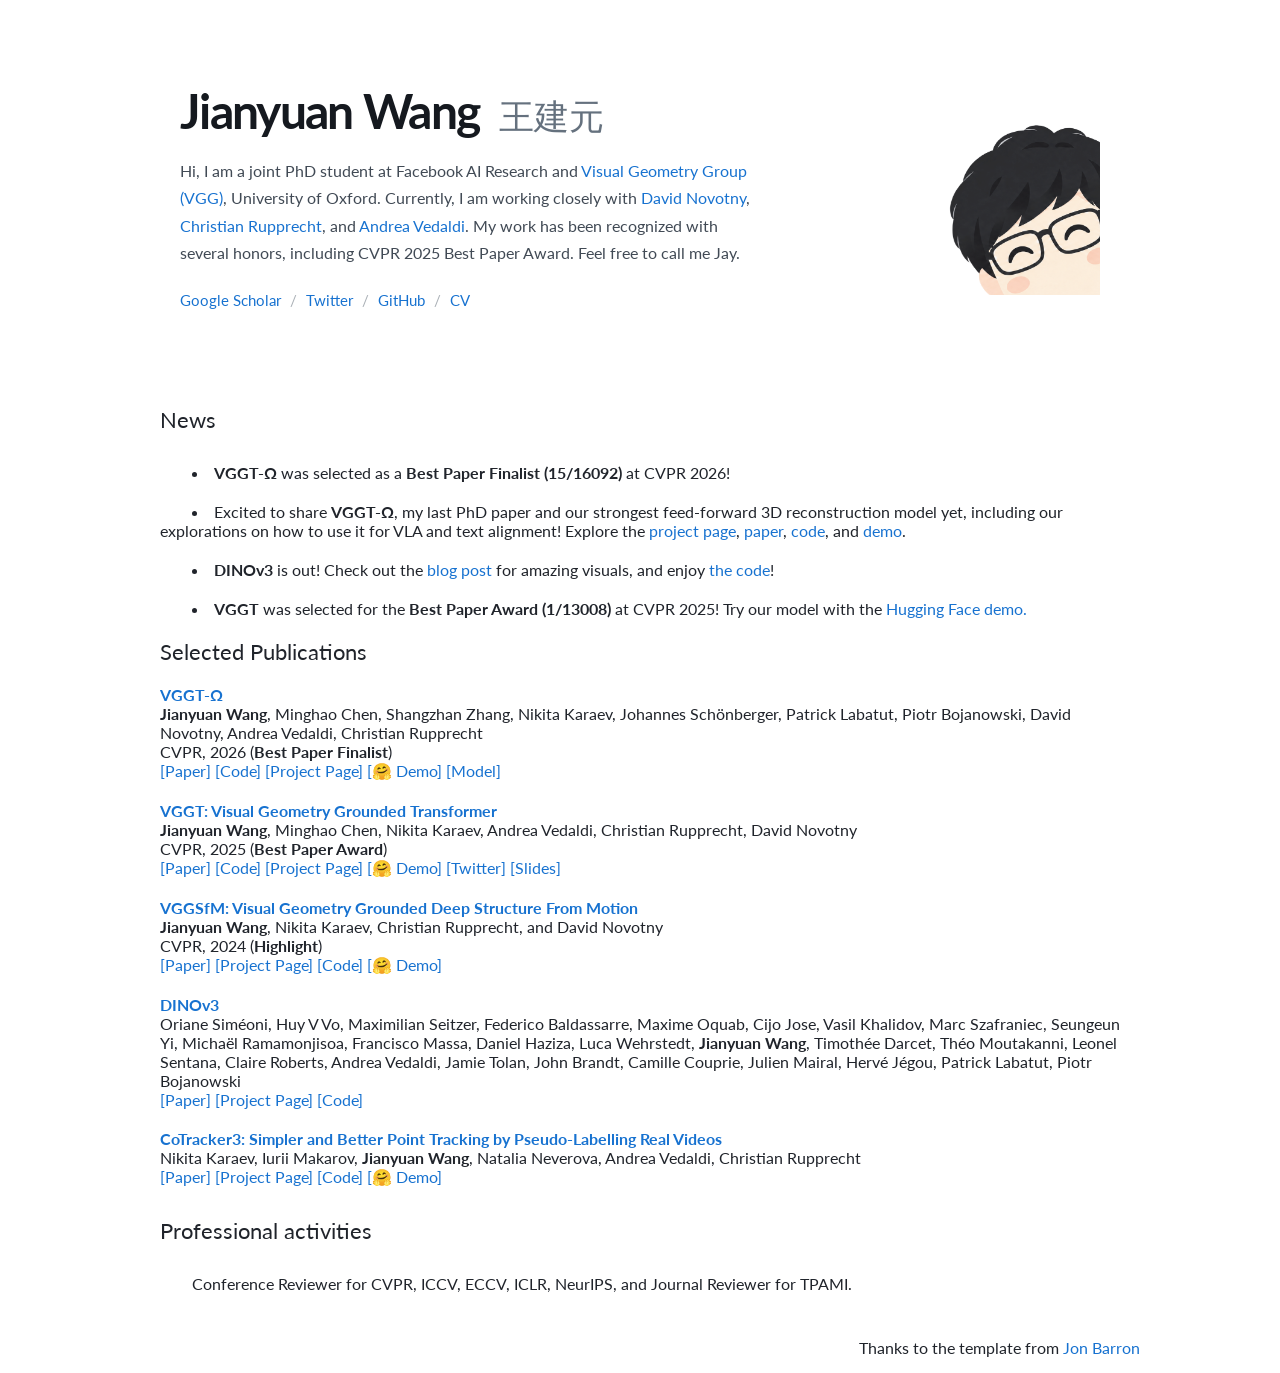
<file: index.html>
<!doctype html>
<html lang="en"><head><meta http-equiv="Content-Type" content="text/html; charset=UTF-8">
  <title>Jianyuan Wang</title>

  <meta name="author" content="Jianyuan Wang">
  <meta name="viewport" content="width=device-width, initial-scale=1">

  <link rel="stylesheet" type="text/css" href="stylesheet.css">

  <link rel="canonical" href="https://leonidk.com/">
  <link href="https://fonts.googleapis.com/css?family=Lato:400,700,400italic,700italic" rel="stylesheet" type="text/css">
  <script async defer src="https://buttons.github.io/buttons.js"></script>


  <!-- Global site tag (gtag.js) - Google Analytics -->
  <script async src="https://www.googletagmanager.com/gtag/js?id=G-TSQGH8Q0WV"></script>
  <script>
    window.dataLayer = window.dataLayer || [];
    function gtag(){dataLayer.push(arguments);}
    gtag('js', new Date());

    gtag('config', 'G-TSQGH8Q0WV');
  </script>

</head>

<body>
<table style="width:100%;max-width:1000px;border:0px;border-spacing:0px;border-collapse:separate;margin-right:auto;margin-left:auto;"><tbody>

    <tr style="padding:0px">
      <td style="padding:0px">
        <header class="hero">
          <div class="hero-copy">
            <h1>Jianyuan Wang <span class="chinese-name">王建元</span></h1>
            <p>Hi, I am a joint PhD student at Facebook AI Research and <a class="text-dark" href="http://www.robots.ox.ac.uk/~vgg/">Visual Geometry Group (VGG)</a>,
            University of Oxford. Currently, I am working closely with <a class="text-dark" href="https://d-novotny.github.io/">David Novotny</a>, <a class="text-dark" href="https://chrirupp.github.io/">Christian Rupprecht</a>, and <a class="text-dark" href="https://www.robots.ox.ac.uk/~vedaldi/">Andrea Vedaldi</a>. My work has been recognized with several honors, including CVPR 2025 Best Paper Award. Feel free to call me Jay.</p>

            <nav class="profile-links" aria-label="Profile links">
              <a href="https://scholar.google.com/citations?user=2wk2RdgAAAAJ">Google Scholar</a>
              <a href="https://twitter.com/jianyuan_wang">Twitter</a>
              <a href="https://github.com/jytime">GitHub</a>
              <a href="files/CV_Jianyuan_Jan2026.pdf">CV</a>
            </nav>
          </div>

          <div class="portrait-stage">
            <img src="images/profile_smile.png" alt="Illustrated portrait of Jianyuan Wang">
          </div>
        </header>

        <!-- 
        <table style="width:100%;border:0px;border-spacing:0px;border-collapse:separate;margin-right:auto;margin-left:auto;"><tbody>
            <tr>
            <td style="padding:20px;width:100%;vertical-align:middle">
              <heading>News</heading>
              <p>
                <ul>
                  <li>Our paper on dense matching and optical flow (<a href="https://proceedings.neurips.cc/paper/2020/file/add5aebfcb33a2206b6497d53bc4f309-Paper.pdf">DICL-Flow</a>) was accepted to NeurIPS 2020. </li>
                </ul>
              </p>
            </td>
          </tr>
        </tbody></table>
 -->
<!-- 
        <table style="width:100%;border:0px;border-spacing:0px;border-collapse:separate;margin-right:auto;margin-left:auto;"><tbody>
          <tr>
            <td style="padding:20px 20px;width:100%;vertical-align:middle">
              <heading>News</heading>
            </td>
          </tr>


          <tr>
            <td style="padding:10px 20px;width:100%;valign:middle">
               <div style="text-indent:2em"> <li>One paper is accepted by ECCV 2022.</li>  </div>
            </td>
          </tr>



          <tr>
            <td style="padding:10px 20px;width:100%;valign:middle">
               <div style="text-indent:2em"> <li>Happy to be recognized as a Highlighted Reviewer at ICLR 2022!</li>  </div>
            </td>
          </tr>

          <tr>
            <td style="padding:10px 20px;width:100%;valign:middle">
               <div style="text-indent:2em"> <li>One paper is accepted by CVPR 2022.</li>  </div>
            </td>
          </tr>
        </tbody></table> -->



        <table style="width:100%;border:0px;border-spacing:0px;border-collapse:separate;margin-right:auto;margin-left:auto;"><tbody>

          <tr>
            <td style="padding:20px 20px;width:100%;vertical-align:middle">
              <heading>News</heading>
            </td>
          </tr>


          <tr>
            <td style="padding:10px 20px;width:100%;valign:middle">
               <div style="text-indent:2em"> <li><papertitle>VGGT-Ω</papertitle> was selected as a <strong>Best Paper Finalist (15/16092)</strong> at CVPR 2026! </li> </div>
            </td>
          </tr>


          <tr>
            <td style="padding:10px 20px;width:100%;valign:middle">
               <div style="text-indent:2em"> <li>Excited to share <papertitle>VGGT-Ω</papertitle>, my last PhD paper and our strongest feed-forward 3D reconstruction model yet, including our explorations on how to use it for VLA and text alignment! Explore the <a href="https://vggt-omega.github.io/">project page</a>, <a href="https://arxiv.org/abs/2605.15195">paper</a>, <a href="https://github.com/facebookresearch/vggt-omega">code</a>, and <a href="https://huggingface.co/spaces/facebook/vggt-omega">demo</a>. </li> </div>
            </td>
          </tr>


          <tr>
            <td style="padding:10px 20px;width:100%;valign:middle">
               <div style="text-indent:2em"> <li><papertitle>DINOv3</papertitle> is out! Check out the <a href="https://ai.meta.com/blog/dinov3-self-supervised-vision-model/">blog post</a> for amazing visuals, and enjoy <a href="https://github.com/facebookresearch/dinov3">the code</a>! </li> </div>
            </td>
          </tr>


          <tr>
            <td style="padding:10px 20px;width:100%;valign:middle">
               <div style="text-indent:2em"> <li><papertitle>VGGT</papertitle> was selected for the <strong>Best Paper Award (1/13008)</strong> at CVPR 2025! Try our model with the <a href="https://huggingface.co/spaces/facebook/vggt">Hugging Face demo.</a> </li> </div>
            </td>
          </tr>


          <!-- <tr>
            <td style="padding:10px 20px;width:100%;valign:middle">
               <div style="text-indent:2em"> <li>One paper is accepted by TPAMI 2024 :) </a> </li>  </div>
            </td>
          </tr> -->



        </tbody></table>



        <table style="width:100%;border:0px;border-spacing:0px;border-collapse:separate;margin-right:auto;margin-left:auto;"><tbody>
          <tr>
            <td style="padding:10px 20px;width:100%;vertical-align:middle">
              <heading>Selected Publications</heading>
            </td>
          </tr>


          <tr>
            <td style="padding:10px 20px;width:100%;valign:middle">
              <div>
                <a href="https://vggt-omega.github.io/">
                  <papertitle>VGGT-Ω</papertitle>
                </a>
              </div>
              <div>
                <strong>Jianyuan Wang</strong>, Minghao Chen, Shangzhan Zhang, Nikita Karaev, Johannes Schönberger, Patrick Labatut, Piotr Bojanowski, David Novotny, Andrea Vedaldi, Christian Rupprecht
              </div>
              <div>
                CVPR, 2026 (<strong>Best Paper Finalist</strong>)
              </div>
              <div>
                <a href="https://arxiv.org/abs/2605.15195">[Paper]</a>
                <a href="https://github.com/facebookresearch/vggt-omega">[Code]</a>
                <a href="https://vggt-omega.github.io/">[Project Page]</a>
                <a href="https://huggingface.co/spaces/facebook/vggt-omega">[🤗 Demo]</a>
                <a href="https://huggingface.co/facebook/VGGT-Omega">[Model]</a>
              </div>
            </td>
          </tr>


          <tr>
            <td style="padding:10px 20px;width:100%;valign:middle">
              <div>
                <a href="https://arxiv.org/abs/2503.11651">
                  <papertitle>VGGT: Visual Geometry Grounded Transformer</papertitle>
                </a>
              </div>
              <div>
                <strong>Jianyuan Wang</strong>, Minghao Chen, Nikita Karaev, Andrea Vedaldi, Christian Rupprecht, David Novotny
              </div>
              <div>
                CVPR, 2025 (<strong>Best Paper Award</strong>)
              </div>
              <div>
                <a href="https://arxiv.org/abs/2503.11651">[Paper]</a>
                <a href="https://github.com/facebookresearch/vggt">[Code]</a>
                <a href="https://vgg-t.github.io/">[Project Page]</a>
                <a href="https://huggingface.co/spaces/facebook/vggt">[🤗 Demo]</a>
                <a href="https://x.com/jianyuan_wang/status/1901452089437356135">[Twitter]</a>
                <a href="https://docs.google.com/presentation/d/1JVuPnuZx6RgAy-U5Ezobg73XpBi7FrOh/edit?usp=sharing&ouid=107115712143490405606&rtpof=true&sd=true">[Slides]</a>
              </div>
            </td>
          </tr>


          <tr>
            <td style="padding:10px 20px;width:100%;valign:middle">
              <div> <a href="https://arxiv.org/abs/2312.04563">
              <papertitle>VGGSfM: Visual Geometry Grounded Deep Structure From Motion
              </papertitle>
              </a> </div>
              <div> <strong>Jianyuan Wang</strong>, Nikita Karaev, Christian Rupprecht, and David Novotny </div>
              <div>CVPR, 2024 (<strong>Highlight</strong>) </div>
              <div> <a href="https://arxiv.org/pdf/2312.04563.pdf">[Paper]</a>  <a href="https://vggsfm.github.io/">[Project Page]</a> <a href="https://github.com/facebookresearch/vggsfm">[Code]</a>  <a href="https://huggingface.co/spaces/facebook/vggsfm">[🤗 Demo]</a>   
            </td>
          </tr>



          <tr>
            <td style="padding:10px 20px;width:100%;valign:middle">
              <div> <a href="https://arxiv.org/abs/2508.10104">
              <papertitle>DINOv3</papertitle>
              </a> </div>
              <div> Oriane Siméoni, Huy V Vo, Maximilian Seitzer, Federico Baldassarre, Maxime Oquab, Cijo Jose, Vasil Khalidov, Marc Szafraniec, Seungeun Yi, Michaël Ramamonjisoa, Francisco Massa, Daniel Haziza, Luca Wehrstedt, <strong>Jianyuan Wang</strong>, Timothée Darcet, Théo Moutakanni, Leonel Sentana, Claire Roberts, Andrea Vedaldi, Jamie Tolan, John Brandt, Camille Couprie, Julien Mairal, Hervé Jégou, Patrick Labatut, Piotr Bojanowski </div>
              <div> <a href="https://arxiv.org/abs/2508.10104">[Paper]</a>  <a href="https://ai.meta.com/blog/dinov3-self-supervised-vision-model/">[Project Page]</a> <a href="https://github.com/facebookresearch/dinov3">[Code]</a> </div>
            </td>
          </tr>

          
          <!-- <a href="">[Project Page]</a> -->

          <tr>
            <td style="padding:10px 20px;width:100%;valign:middle">
              <div> <a href="https://arxiv.org/abs/2312.04563">
              <papertitle>CoTracker3: Simpler and Better Point Tracking by Pseudo-Labelling Real Videos
              </papertitle>
              </a> </div>
              <div> Nikita Karaev, Iurii Makarov, <strong>Jianyuan Wang</strong>, Natalia Neverova, Andrea Vedaldi, Christian Rupprecht </div>
              <div> <a href="https://arxiv.org/pdf/2410.11831">[Paper]</a>  <a href="https://cotracker3.github.io/">[Project Page]</a> <a href="https://github.com/facebookresearch/co-tracker">[Code]</a>  <a href="https://huggingface.co/spaces/facebook/cotracker">[🤗 Demo]</a>   
            </td>
          </tr>


        </tbody></table>






        <table style="width:100%;border:0px;border-spacing:0px;border-collapse:separate;margin-right:auto;margin-left:auto;"><tbody>
          <tr>
            <td style="padding:20px 20px;width:100%;vertical-align:middle">
              <heading>Professional activities</heading>
            </td>
          </tr>

          <tr>
            <td style="padding:10px 20px;width:100%;valign:middle">
              <div style="text-indent:2em">  Conference Reviewer for CVPR, ICCV, ECCV, ICLR, NeurIPS, and Journal Reviewer for TPAMI. </div>
             <!-- <div style="text-indent:2em">  <li>Journal Reviewer for TPAMI.</li> </div> -->
            </td>

          </tr>



        </tbody></table>


        
<!-- 
        <table width="100%" align="center" border="0" cellspacing="0" cellpadding="20"><tbody>
          <tr>
            <td>
              <heading>Interests</heading>
              <p>
              Besides the research study, I am also a lover of strategy games. I was a 'legend' player of Hearthstone and once ranked 1st in 2018. Additionally, I enjoy photography and some photos are provided below.
              </p>
            </td>
          </tr>
        </tbody></table>


        <table width="86%" align="center" border="0" cellpadding="0"><tbody>
          <tr>
            <td><img src="images/DSC_1858.jpg" width="100%" border=0></td>
            <td><img src="images/DSC_2527.jpg" width="100%" border=0></td>
            <td><img src="images/DSC_6324.jpg" width="100%" border=0></td>
          </tr>
        </tbody></table> -->


 
        <table style="width:100%;border:0px;border-spacing:0px;border-collapse:separate;margin-right:auto;margin-left:auto;"><tbody>
          <tr>
            <td style="padding:0px">
              <br>
              <p style="text-align:right;">
                Thanks to the template from <a href="https://jonbarron.info/"> Jon Barron</a>
                <br>
              </p>
            </td>
          </tr>
        </tbody></table>





      </td>
    </tr>
  </table>
</body>

</html>
</file>
<file: stylesheet.css>
/* latin-ext */
@font-face {
  font-family: 'Lato';
  font-style: italic;
  font-weight: 400;
  src: local('Lato Italic'), local('Lato-Italic'), url(https://fonts.gstatic.com/s/lato/v15/S6u8w4BMUTPHjxsAUi-qNiXg7eU0.woff2) format('woff2');
  unicode-range: U+0100-024F, U+0259, U+1E00-1EFF, U+2020, U+20A0-20AB, U+20AD-20CF, U+2113, U+2C60-2C7F, U+A720-A7FF;
}
/* latin */
@font-face {
  font-family: 'Lato';
  font-style: italic;
  font-weight: 400;
  src: local('Lato Italic'), local('Lato-Italic'), url(https://fonts.gstatic.com/s/lato/v15/S6u8w4BMUTPHjxsAXC-qNiXg7Q.woff2) format('woff2');
  unicode-range: U+0000-00FF, U+0131, U+0152-0153, U+02BB-02BC, U+02C6, U+02DA, U+02DC, U+2000-206F, U+2074, U+20AC, U+2122, U+2191, U+2193, U+2212, U+2215, U+FEFF, U+FFFD;
}
/* latin-ext */
@font-face {
  font-family: 'Lato';
  font-style: italic;
  font-weight: 700;
  src: local('Lato Bold Italic'), local('Lato-BoldItalic'), url(https://fonts.gstatic.com/s/lato/v15/S6u_w4BMUTPHjxsI5wq_FQftx9897sxZ.woff2) format('woff2');
  unicode-range: U+0100-024F, U+0259, U+1E00-1EFF, U+2020, U+20A0-20AB, U+20AD-20CF, U+2113, U+2C60-2C7F, U+A720-A7FF;
}
/* latin */
@font-face {
  font-family: 'Lato';
  font-style: italic;
  font-weight: 700;
  src: local('Lato Bold Italic'), local('Lato-BoldItalic'), url(https://fonts.gstatic.com/s/lato/v15/S6u_w4BMUTPHjxsI5wq_Gwftx9897g.woff2) format('woff2');
  unicode-range: U+0000-00FF, U+0131, U+0152-0153, U+02BB-02BC, U+02C6, U+02DA, U+02DC, U+2000-206F, U+2074, U+20AC, U+2122, U+2191, U+2193, U+2212, U+2215, U+FEFF, U+FFFD;
}
/* latin-ext */
@font-face {
  font-family: 'Lato';
  font-style: normal;
  font-weight: 400;
  src: local('Lato Regular'), local('Lato-Regular'), url(https://fonts.gstatic.com/s/lato/v15/S6uyw4BMUTPHjxAwXiWtFCfQ7A.woff2) format('woff2');
  unicode-range: U+0100-024F, U+0259, U+1E00-1EFF, U+2020, U+20A0-20AB, U+20AD-20CF, U+2113, U+2C60-2C7F, U+A720-A7FF;
}
/* latin */
@font-face {
  font-family: 'Lato';
  font-style: normal;
  font-weight: 400;
  src: local('Lato Regular'), local('Lato-Regular'), url(https://fonts.gstatic.com/s/lato/v15/S6uyw4BMUTPHjx4wXiWtFCc.woff2) format('woff2');
  unicode-range: U+0000-00FF, U+0131, U+0152-0153, U+02BB-02BC, U+02C6, U+02DA, U+02DC, U+2000-206F, U+2074, U+20AC, U+2122, U+2191, U+2193, U+2212, U+2215, U+FEFF, U+FFFD;
}
/* latin-ext */
@font-face {
  font-family: 'Lato';
  font-style: normal;
  font-weight: 700;
  src: local('Lato Bold'), local('Lato-Bold'), url(https://fonts.gstatic.com/s/lato/v15/S6u9w4BMUTPHh6UVSwaPGQ3q5d0N7w.woff2) format('woff2');
  unicode-range: U+0100-024F, U+0259, U+1E00-1EFF, U+2020, U+20A0-20AB, U+20AD-20CF, U+2113, U+2C60-2C7F, U+A720-A7FF;
}
/* latin */
@font-face {
  font-family: 'Lato';
  font-style: normal;
  font-weight: 700;
  src: local('Lato Bold'), local('Lato-Bold'), url(https://fonts.gstatic.com/s/lato/v15/S6u9w4BMUTPHh6UVSwiPGQ3q5d0.woff2) format('woff2');
  unicode-range: U+0000-00FF, U+0131, U+0152-0153, U+02BB-02BC, U+02C6, U+02DA, U+02DC, U+2000-206F, U+2074, U+20AC, U+2122, U+2191, U+2193, U+2212, U+2215, U+FEFF, U+FFFD;
}

a {
  color: #1772d0;
  text-decoration: none;
}

a:focus,
a:hover {
  color: #f09228;
  text-decoration: none;
}

body,
td,
th,
tr,
p,
a {
  font-family: 'Lato', Verdana, Helvetica, sans-serif;
  font-size: 16px
}

body {
  margin: 0;
  color: #20242b;
  background: #fff;
}

.hero {
  display: grid;
  grid-template-columns: minmax(0, 1fr) 203px;
  gap: 42px;
  align-items: center;
  min-height: 330px;
  margin: 32px 20px 24px;
  padding: 20px;
  box-sizing: border-box;
}

.hero-copy {
  position: relative;
  z-index: 2;
  max-width: 590px;
}

.hero h1 {
  margin: 0 0 20px;
  color: #15191f;
  font-family: 'Lato', Verdana, Helvetica, sans-serif;
  font-size: clamp(34px, 4.1vw, 48px);
  font-weight: 700;
  line-height: 1.08;
  letter-spacing: -.035em;
}

.hero h1 .chinese-name {
  display: inline-block;
  margin-left: .28em;
  color: #65717e;
  font-size: .72em;
  font-weight: 400;
  letter-spacing: 0;
}

.hero-copy > p {
  margin: 0;
  color: #414a55;
  font-size: 16px;
  line-height: 1.72;
}

.profile-links {
  display: flex;
  flex-wrap: wrap;
  gap: 0;
  margin-top: 24px;
}

.profile-links a {
  color: #1772d0;
  font-size: 15px;
}

.profile-links a:not(:last-child)::after {
  margin: 0 9px;
  color: #aab0b6;
  content: '/';
}

.portrait-stage {
  position: relative;
  align-self: center;
  width: 203px;
  height: 196px;
  overflow: hidden;
}

.portrait-stage img {
  position: absolute;
  right: -5px;
  bottom: -2px;
  width: 504px;
  max-width: none;
  height: auto;
}

@media (max-width: 840px) {
  .hero {
    grid-template-columns: 1fr;
    gap: 14px;
    margin: 18px 12px 22px;
    padding: 24px 20px 0;
  }

  .hero h1 {
    margin-bottom: 16px;
  }

  .hero h1 .chinese-name {
    display: block;
    margin: 8px 0 0;
  }

  .profile-links {
    margin-top: 20px;
  }

  .portrait-stage {
    width: min(100%, 234px);
    height: 157px;
    margin: 0 auto;
  }

  .portrait-stage img {
    right: -4px;
    width: 450px;
  }
}

@media (max-width: 420px) {
  .hero h1 {
    font-size: 34px;
  }

  .hero-copy > p {
    font-size: 15px;
    line-height: 1.66;
  }

  .profile-links {
    line-height: 1.9;
  }
}

strong {
  font-family: 'Lato', Verdana, Helvetica, sans-serif;
  font-size: 16px;
}

heading {
  font-family: 'Lato', Verdana, Helvetica, sans-serif;
  font-size: 22px;
}

papertitle {
  font-family: 'Lato', Verdana, Helvetica, sans-serif;
  font-size: 16px;
  font-weight: 700
}

name {
  font-family: 'Lato', Verdana, Helvetica, sans-serif;
  font-size: 32px;
}

.chinese-name {
  font-family: 'STXingkai', '华文行楷', cursive;
  font-size: 1.0em;
}

.one {
  width: 160px;
  height: 160px;
  position: relative;
}

.two {
  width: 160px;
  height: 160px;
  position: absolute;
  transition: opacity .2s ease-in-out;
  -moz-transition: opacity .2s ease-in-out;
  -webkit-transition: opacity .2s ease-in-out;
}

.fade {
  transition: opacity .2s ease-in-out;
  -moz-transition: opacity .2s ease-in-out;
  -webkit-transition: opacity .2s ease-in-out;
}

span.highlight {
  background-color: #ffffd0;
}
</file>
